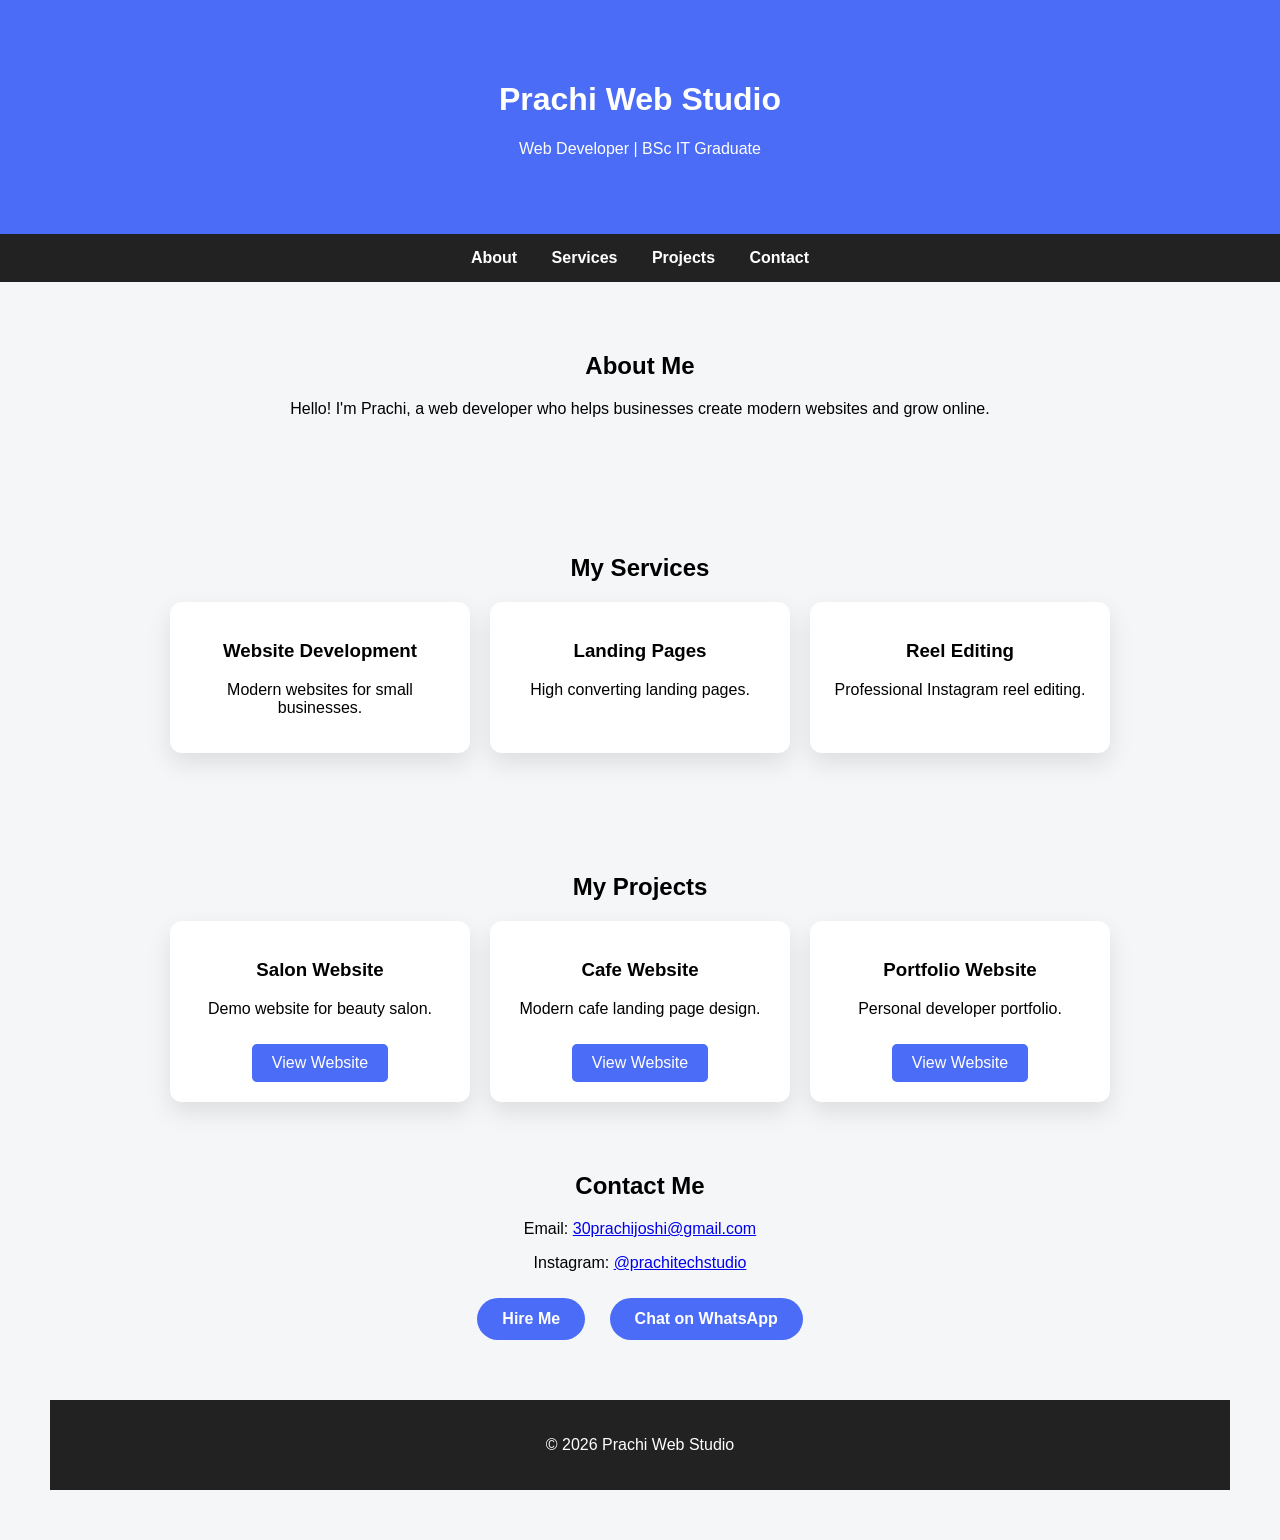
<file: index.html>
<!DOCTYPE html>
<html>
<head>
<title>Prachi Web Studio</title>
<meta name="viewport" content="width=device-width, initial-scale=1.0">
<link rel="stylesheet" href="style.css">
</head>

<body>

<header>
<h1>Prachi Web Studio</h1>
<p>Web Developer | BSc IT Graduate</p>
</header>

<nav class="navbar">

<div class="nav-links" id="navLinks">
<a href="#about">About</a>
<a href="#services">Services</a>
<a href="#projects">Projects</a>
<a href="#contact">Contact</a>
</div>

</nav>

<section id="about">
<h2>About Me</h2>
<p>Hello! I'm Prachi, a web developer who helps businesses create modern websites and grow online.</p>
</section>

<section id="services">
<h2>My Services</h2>

<div class="container">

<div class="card">
<h3>Website Development</h3>
<p>Modern websites for small businesses.</p>
</div>

<div class="card">
<h3>Landing Pages</h3>
<p>High converting landing pages.</p>
</div>

<div class="card">
<h3>Reel Editing</h3>
<p>Professional Instagram reel editing.</p>
</div>

</div>

</section>

<section id="projects">

<h2>My Projects</h2>

<div class="container">

<div class="card">
<h3>Salon Website</h3>
<p>Demo website for beauty salon.</p>
<a href="salon-website/" class="project-btn">View Website</a>
</div>

<div class="card">
<h3>Cafe Website</h3>
<p>Modern cafe landing page design.</p>
<a href="cafe-website/" class="project-btn">View Website</a>
</div>

<div class="card">
<h3>Portfolio Website</h3>
<p>Personal developer portfolio.</p>
<a href="portfolio-website/" class="project-btn">View Website</a>
</div>

</div>

<section id="contact">

<h2>Contact Me</h2>

<p>Email: <a href="mailto:30prachijoshi@gmail.com">30prachijoshi@gmail.com</a></p>

<p>Instagram: <a href="https://www.instagram.com/prachitechstudio/" target="_blank">@prachitechstudio</a></p>

<a href="mailto:30prachijoshi@gmail.com" class="contact-btn">Hire Me</a>

<a href="https://wa.me/919653241421?text=Hello%20Prachi,%20I%20came%20across%20your%20portfolio%20and%20I%20am%20interested%20in%20your%20web%20development%20services.%20I%20would%20like%20to%20discuss%20a%20project%20with%20you." target="_blank" class="contact-btn">Chat on WhatsApp</a>

</section>

<footer>

<p>© 2026 Prachi Web Studio</p>

</footer>

</body>
</html>
</file>
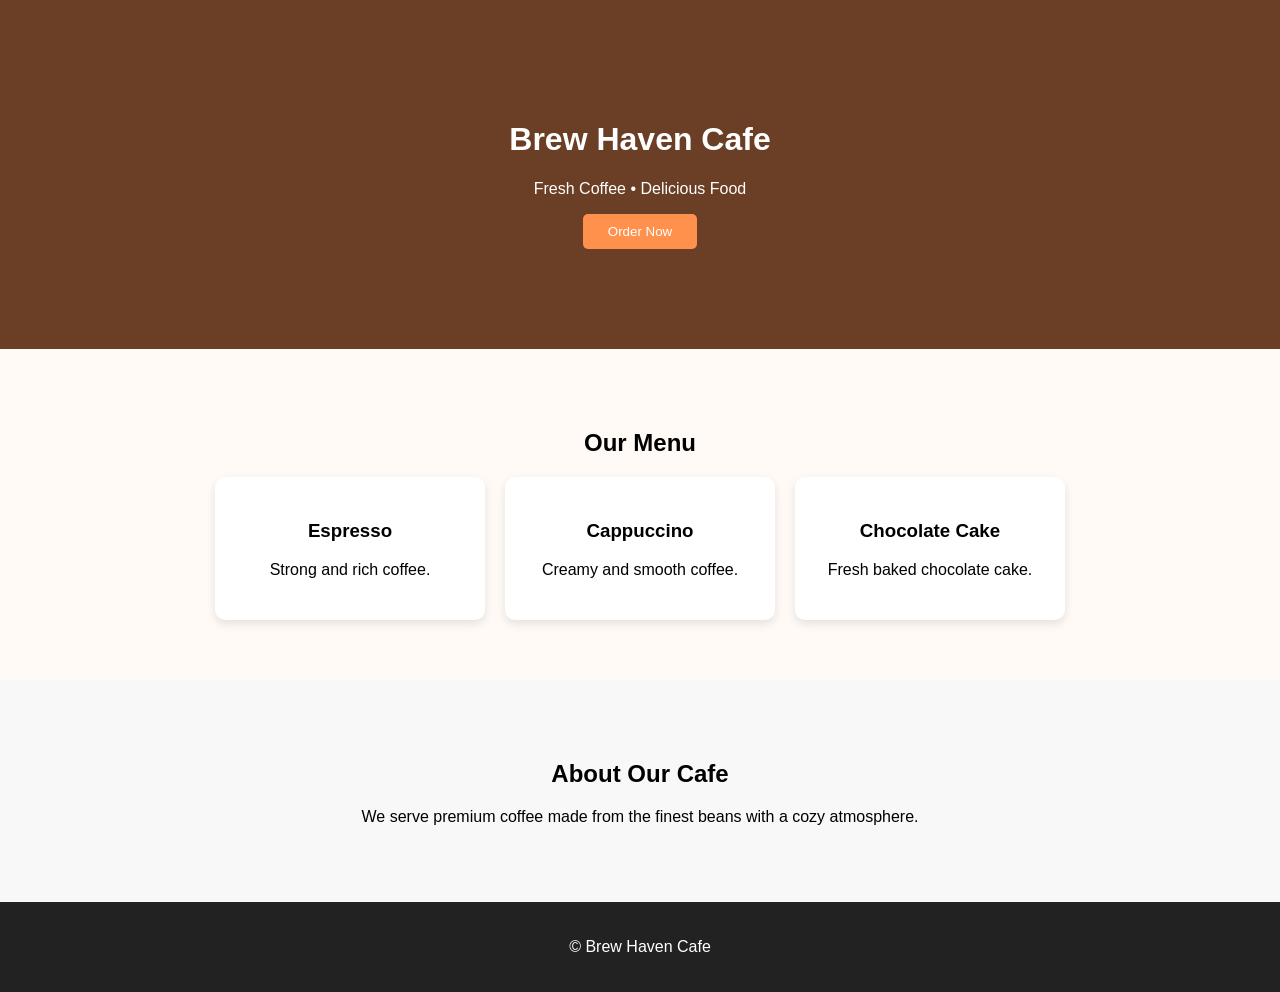
<file: cafe-website/index.html>
<!DOCTYPE html>
<html>
<head>
<title>Brew Haven Cafe</title>
<link rel="stylesheet" href="style.css">
</head>

<body>

<header class="hero">
<h1>Brew Haven Cafe</h1>
<p>Fresh Coffee • Delicious Food</p>
<button>Order Now</button>
</header>

<section class="menu">

<h2>Our Menu</h2>

<div class="container">

<div class="card">
<h3>Espresso</h3>
<p>Strong and rich coffee.</p>
</div>

<div class="card">
<h3>Cappuccino</h3>
<p>Creamy and smooth coffee.</p>
</div>

<div class="card">
<h3>Chocolate Cake</h3>
<p>Fresh baked chocolate cake.</p>
</div>

</div>

</section>

<section class="about">

<h2>About Our Cafe</h2>
<p>We serve premium coffee made from the finest beans with a cozy atmosphere.</p>

</section>

<footer>

<p>© Brew Haven Cafe</p>

</footer>

</body>
</html>
</file>
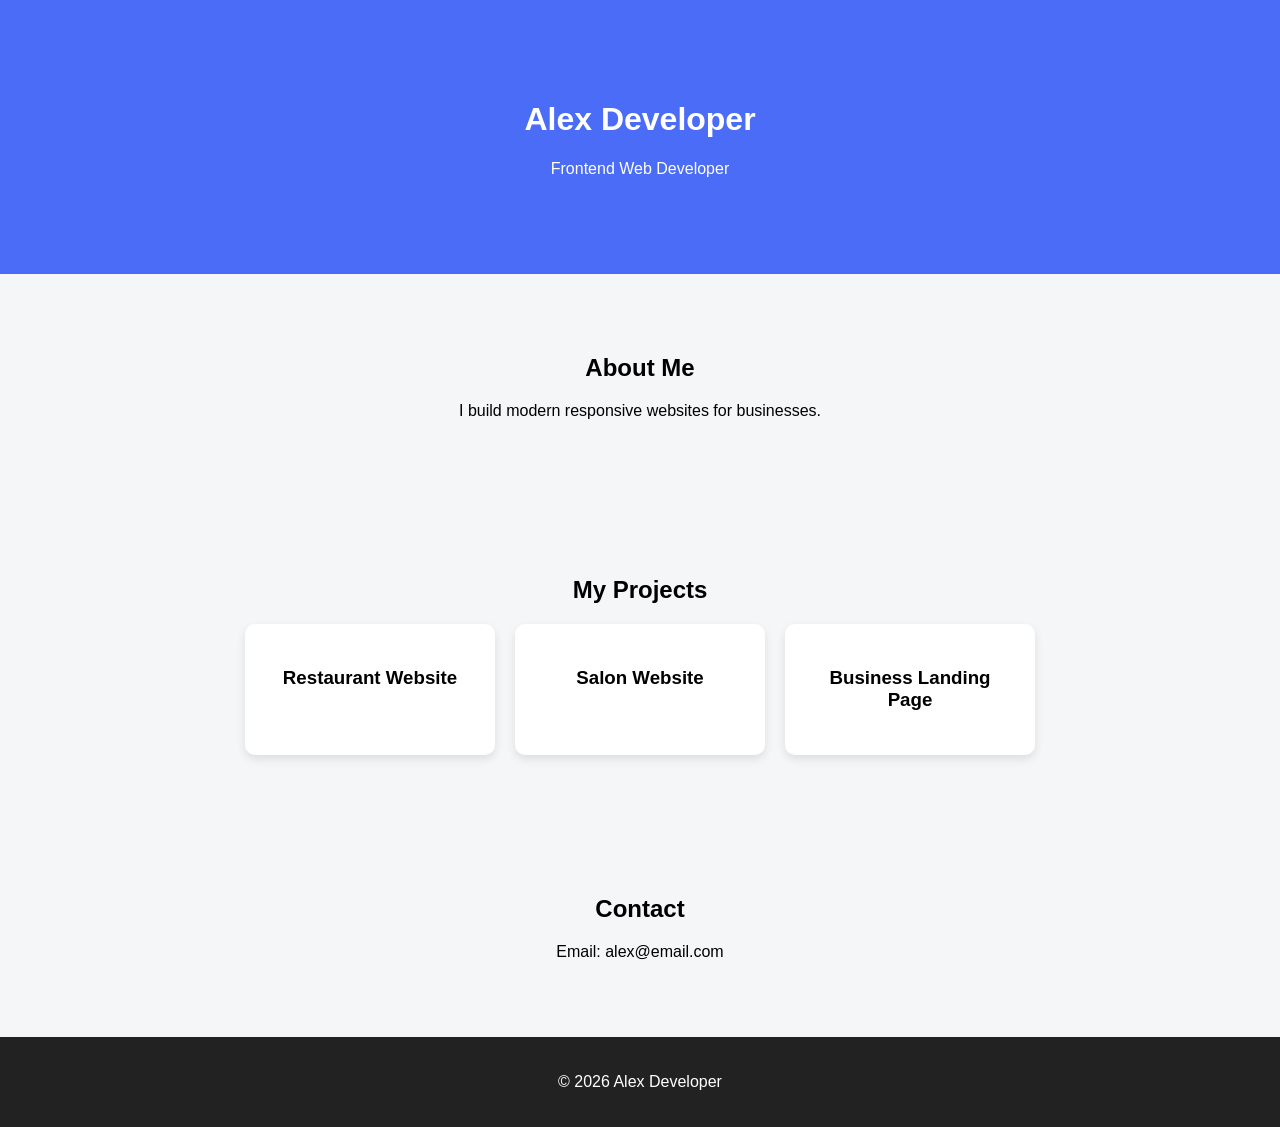
<file: portfolio-website/index.html>
<!DOCTYPE html>
<html>
<head>
<title>Alex Developer</title>
<link rel="stylesheet" href="style.css">
</head>

<body>

<header>

<h1>Alex Developer</h1>
<p>Frontend Web Developer</p>

</header>

<section class="about">

<h2>About Me</h2>

<p>I build modern responsive websites for businesses.</p>

</section>

<section class="projects">

<h2>My Projects</h2>

<div class="container">

<div class="card">
<h3>Restaurant Website</h3>
</div>

<div class="card">
<h3>Salon Website</h3>
</div>

<div class="card">
<h3>Business Landing Page</h3>
</div>

</div>

</section>

<section class="contact">

<h2>Contact</h2>

<p>Email: alex@email.com</p>

</section>

<footer>

<p>© 2026 Alex Developer</p>

</footer>

</body>
</html>
</file>
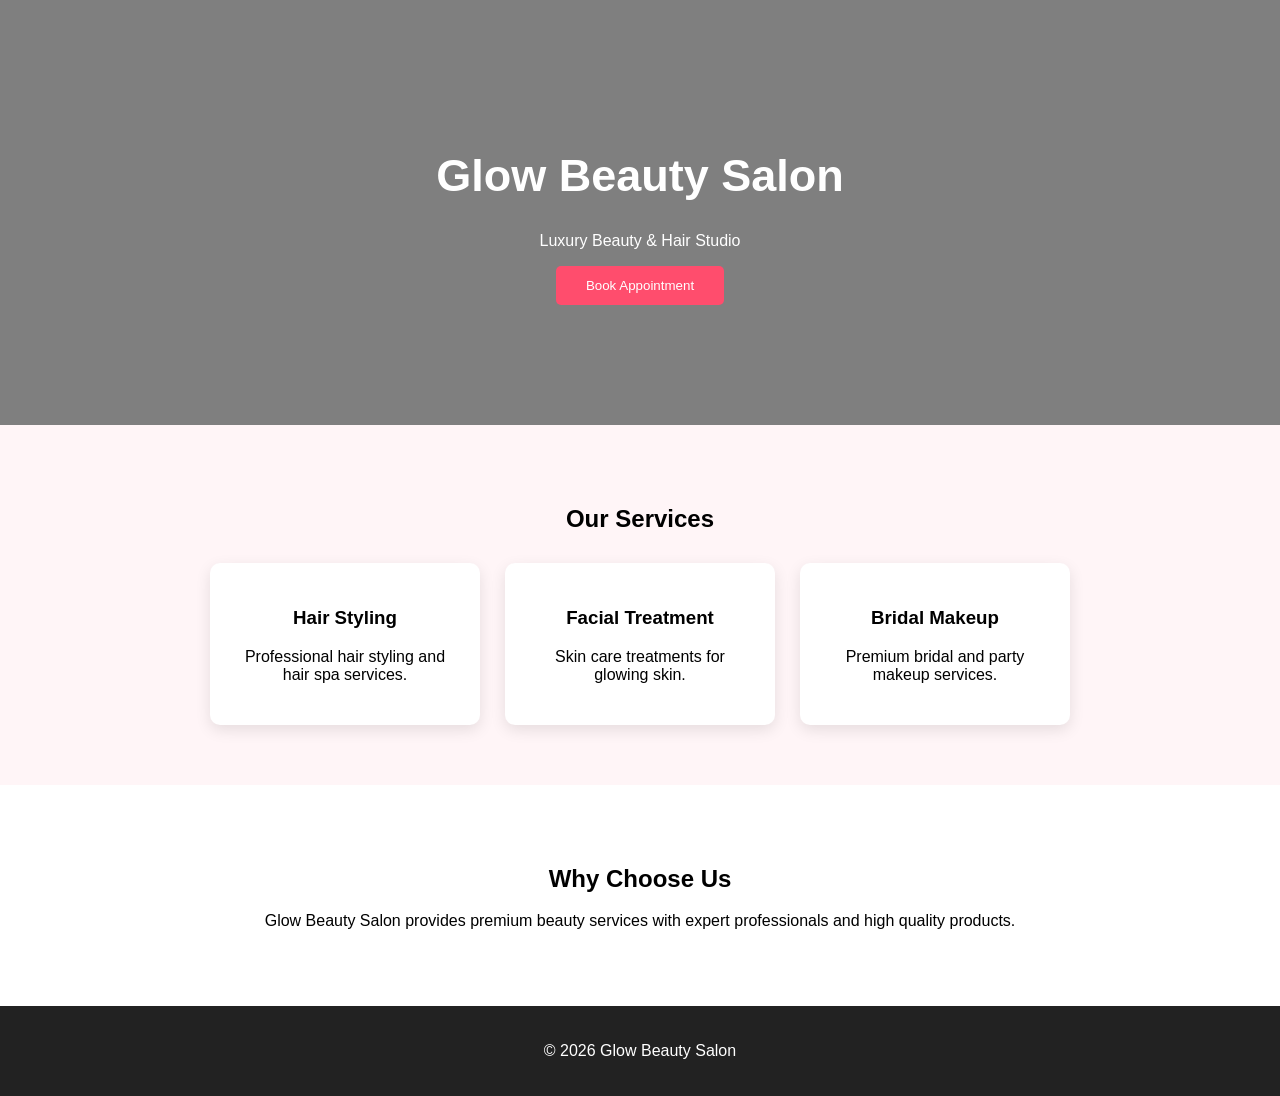
<file: salon-website/index.html>
<!DOCTYPE html>
<html>
<head>
<title>Glow Beauty Salon</title>
<link rel="stylesheet" href="style.css">
</head>

<body>

<header class="hero">
<h1>Glow Beauty Salon</h1>
<p>Luxury Beauty & Hair Studio</p>
<button>Book Appointment</button>
</header>

<section class="services">

<h2>Our Services</h2>

<div class="container">

<div class="card">
<h3>Hair Styling</h3>
<p>Professional hair styling and hair spa services.</p>
</div>

<div class="card">
<h3>Facial Treatment</h3>
<p>Skin care treatments for glowing skin.</p>
</div>

<div class="card">
<h3>Bridal Makeup</h3>
<p>Premium bridal and party makeup services.</p>
</div>

</div>

</section>

<section class="about">

<h2>Why Choose Us</h2>
<p>Glow Beauty Salon provides premium beauty services with expert professionals and high quality products.</p>

</section>

<footer>

<p>© 2026 Glow Beauty Salon</p>

</footer>

</body>
</html>
</file>
<file: style.css>
body{
font-family:Arial;
margin:0;
background:#f4f6f8;
text-align:center;
}

header{
background:#4a6cf7;
color:white;
padding:60px;
}

nav{
background:#333;
padding:15px;
}

nav a{
color:white;
margin:15px;
text-decoration:none;
font-weight:bold;
}

section{
padding:50px;
}

.container{
display:flex;
justify-content:center;
gap:20px;
flex-wrap:wrap;
}

.card{
background:white;
padding:20px;
width:260px;
border-radius:12px;
box-shadow:0 10px 25px rgba(0,0,0,0.1);
transition:0.3s;
}

.card:hover{
transform:translateY(-8px);
box-shadow:0 15px 30px rgba(0,0,0,0.2);
}

button{
background:#4a6cf7;
color:white;
border:none;
padding:12px 25px;
border-radius:5px;
cursor:pointer;
}

footer{
background:#222;
color:white;
padding:20px;
}

.project-btn{
display:inline-block;
margin-top:10px;
padding:10px 20px;
background:#4a6cf7;
color:white;
text-decoration:none;
border-radius:5px;
}

.contact-btn{
display:inline-block;
margin:10px;
padding:12px 25px;
background:#4a6cf7;
color:white;
text-decoration:none;
border-radius:30px;
font-weight:bold;
transition:0.3s;
}

.contact-btn:hover{
background:#2f4ed8;
}

.whatsapp-float{
position:fixed;
bottom:20px;
right:20px;
background:#25D366;
color:white;
padding:15px 20px;
border-radius:50px;
text-decoration:none;
font-weight:bold;
box-shadow:0 4px 10px rgba(0,0,0,0.2);
}

/* Tablet */
@media (max-width:900px){

.container{
flex-direction:column;
align-items:center;
}

nav a{
display:block;
margin:10px 0;
}

.hero{
padding:60px 20px;
}

}

/* Mobile */
@media (max-width:600px){

h1{
font-size:28px;
}

.card{
width:90%;
}

.hero{
padding:50px 15px;
}

.contact-btn{
display:block;
margin:10px auto;
width:200px;
}

}

.navbar{
background:#222;
padding:15px;
display:flex;
justify-content:center;
gap:25px;
flex-wrap:wrap;
}

.navbar a{
color:white;
text-decoration:none;
font-size:16px;
}

.navbar a:hover{
color:#4a6cf7;
}

.hero{
background:linear-gradient(135deg,#4a6cf7,#6a8cff);
color:white;
padding:100px 20px;
text-align:center;
}

.hero h1{
font-size:40px;
margin-bottom:10px;
}

.hero p{
font-size:18px;
}
</file>
<file: cafe-website/style.css>
body{
margin:0;
font-family:Arial;
text-align:center;
background:#fffaf5;
}

.hero{
background:#6b3e26;
color:white;
padding:100px 20px;
}

.hero button{
padding:10px 25px;
background:#ff914d;
border:none;
color:white;
border-radius:5px;
}

.menu{
padding:60px;
}

.container{
display:flex;
justify-content:center;
gap:20px;
flex-wrap:wrap;
}

.card{
background:white;
padding:25px;
width:220px;
border-radius:10px;
box-shadow:0 4px 10px rgba(0,0,0,0.1);
}

.about{
padding:60px;
background:#f8f8f8;
}

footer{
background:#222;
color:white;
padding:20px;
}
</file>
<file: portfolio-website/style.css>
body{
margin:0;
font-family:Arial;
text-align:center;
background:#f4f6f8;
}

header{
background:#4a6cf7;
color:white;
padding:80px;
}

section{
padding:60px;
}

.container{
display:flex;
justify-content:center;
gap:20px;
flex-wrap:wrap;
}

.card{
background:white;
padding:25px;
width:200px;
border-radius:10px;
box-shadow:0 4px 10px rgba(0,0,0,0.1);
}

footer{
background:#222;
color:white;
padding:20px;
}
</file>
<file: salon-website/style.css>
body{
margin:0;
font-family:Arial;
text-align:center;
background:#fff;
}

.hero{
background:linear-gradient(rgba(0,0,0,0.5),rgba(0,0,0,0.5)),url("https://images.unsplash.com/photo-1522335789203-aabd1fc54bc9");
background-size:cover;
color:white;
padding:120px 20px;
}

.hero h1{
font-size:45px;
}

.hero button{
padding:12px 30px;
background:#ff4d6d;
border:none;
color:white;
border-radius:5px;
cursor:pointer;
}

.services{
padding:60px;
background:#fff5f7;
}

.container{
display:flex;
justify-content:center;
gap:25px;
flex-wrap:wrap;
margin-top:30px;
}

.card{
background:white;
padding:25px;
width:220px;
border-radius:10px;
box-shadow:0 5px 15px rgba(0,0,0,0.1);
}

.about{
padding:60px;
background:white;
}

footer{
background:#222;
color:white;
padding:20px;
}
</file>
